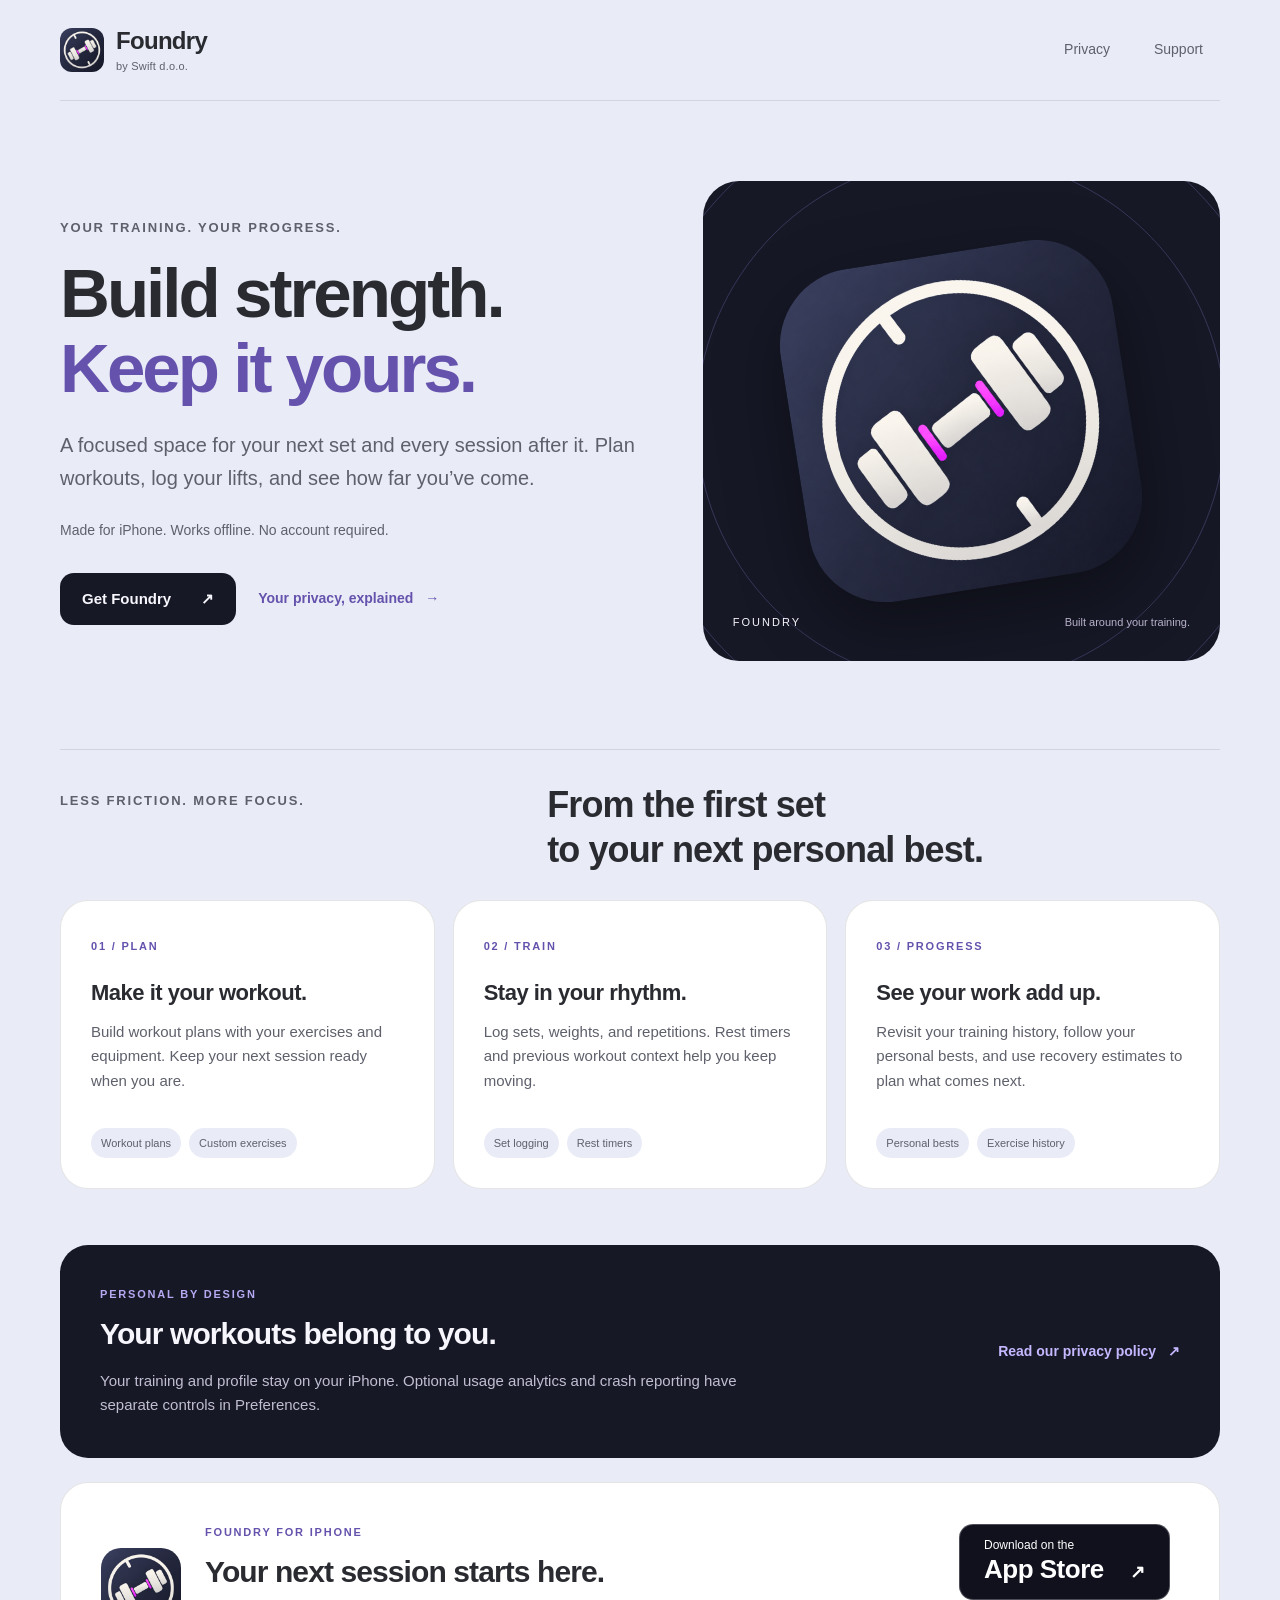
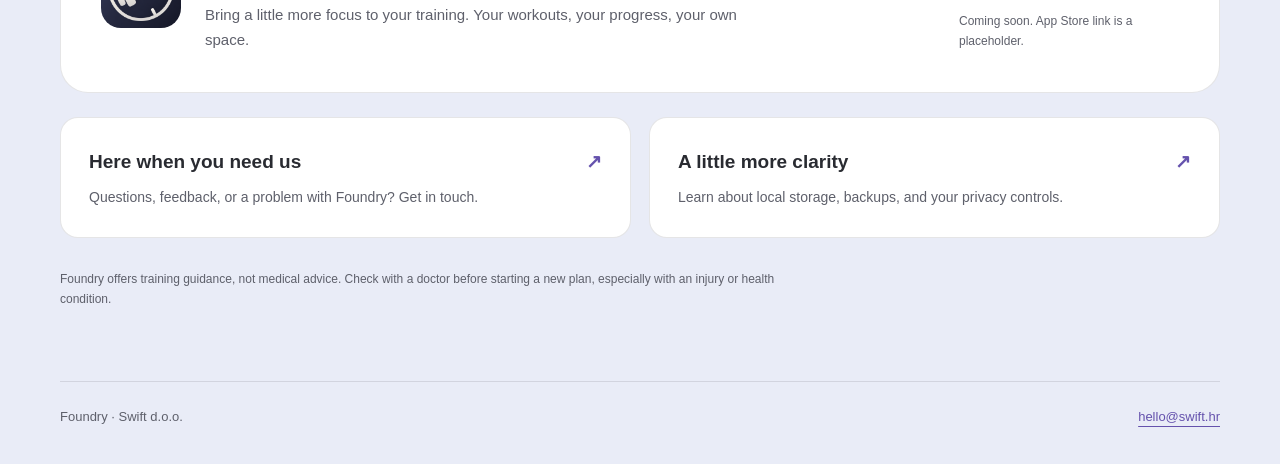
<file: index.html>
<!doctype html>
<html lang="en">
<head>
  <meta charset="utf-8">
  <meta name="viewport" content="width=device-width, initial-scale=1">
  <meta name="description" content="Foundry is a private, offline-first workout tracker for iPhone. Privacy policy and support from Swift d.o.o.">
  <meta name="color-scheme" content="light dark">
  <meta name="theme-color" content="#161826">
  <link rel="icon" type="image/png" href="./assets/foundry-icon.png">
  <title>Private workout tracking · Foundry</title>
  <link rel="stylesheet" href="./styles.css">
</head>
<body>
  <a class="skip" href="#main">Skip to content</a>
  <header><a class="brand" href="./"><img src="./assets/foundry-icon.png" width="44" height="44" alt=""><span class="brand-name">Foundry<small>by Swift d.o.o.</small></span></a>
    <nav aria-label="Main"><a href="./privacy/">Privacy</a><a href="./support/">Support</a></nav>
  </header>
  <main id="main" class="home">
    <section class="hero" aria-labelledby="hero-title">
      <div class="hero-copy">
        <p class="eyebrow">Your training. Your progress.</p>
        <h1 id="hero-title">Build strength.<br><span>Keep it yours.</span></h1>
        <p class="lead">A focused space for your next set and every session after it. Plan workouts, log your lifts, and see how far you’ve come.</p>
        <p class="hero-note">Made for iPhone. Works offline. No account required.</p>
        <div class="actions"><a class="button" href="#download">Get Foundry <span aria-hidden="true">↗</span></a><a class="text-link" href="privacy/">Your privacy, explained <span aria-hidden="true">→</span></a></div>
      </div>
      <div class="brand-art" aria-hidden="true"><div class="orbit orbit-one"></div><div class="orbit orbit-two"></div><img src="assets/foundry-icon.png" width="320" height="320" alt=""><div class="art-caption">FOUNDRY <span>Built around your training.</span></div></div>
    </section>
    <section class="features" aria-labelledby="features-title">
      <div class="section-heading"><p class="eyebrow">Less friction. More focus.</p><h2 id="features-title">From the first set<br>to your next personal best.</h2></div>
      <div class="feature-grid">
        <article class="feature"><span class="feature-number">01 / PLAN</span><h3>Make it your workout.</h3><p>Build workout plans with your exercises and equipment. Keep your next session ready when you are.</p><div class="feature-detail"><span>Workout plans</span><span>Custom exercises</span></div></article>
        <article class="feature"><span class="feature-number">02 / TRAIN</span><h3>Stay in your rhythm.</h3><p>Log sets, weights, and repetitions. Rest timers and previous workout context help you keep moving.</p><div class="feature-detail"><span>Set logging</span><span>Rest timers</span></div></article>
        <article class="feature"><span class="feature-number">03 / PROGRESS</span><h3>See your work add up.</h3><p>Revisit your training history, follow your personal bests, and use recovery estimates to plan what comes next.</p><div class="feature-detail"><span>Personal bests</span><span>Exercise history</span></div></article>
      </div>
    </section>
    <section class="privacy-band" aria-labelledby="privacy-title"><div><p class="eyebrow">Personal by design</p><h2 id="privacy-title">Your workouts belong to you.</h2><p>Your training and profile stay on your iPhone. Optional usage analytics and crash reporting have separate controls in Preferences.</p></div><a class="text-link" href="privacy/">Read our privacy policy <span aria-hidden="true">↗</span></a></section>
    <section id="download" class="download-section" aria-labelledby="download-title">
      <div class="download-intro">
        <img src="assets/foundry-icon.png" width="80" height="80" alt="">
        <div><p class="eyebrow">Foundry for iPhone</p><h2 id="download-title">Your next session starts here.</h2><p>Bring a little more focus to your training. Your workouts, your progress, your own space.</p></div>
      </div>
      <div class="download-action">
        <!-- APP_STORE_URL: Replace this temporary App Store homepage URL with Foundry’s product URL at launch. -->
        <a class="store-link" href="https://apps.apple.com/" aria-describedby="download-status"><span>Download on the</span><strong>App Store <span aria-hidden="true">↗</span></strong></a>
        <p id="download-status">Coming soon. App Store link is a placeholder.</p>
      </div>
    </section>
    <div class="links"><a href="support/"><strong>Here when you need us <span aria-hidden="true">↗</span></strong><span>Questions, feedback, or a problem with Foundry? Get in touch.</span></a><a href="privacy/"><strong>A little more clarity <span aria-hidden="true">↗</span></strong><span>Learn about local storage, backups, and your privacy controls.</span></a></div>
    <p class="meta health-note">Foundry offers training guidance, not medical advice. Check with a doctor before starting a new plan, especially with an injury or health condition.</p>
  </main>
  <footer><span>Foundry · Swift d.o.o.</span><a href="mailto:hello@swift.hr">hello@swift.hr</a></footer>
</body>
</html>
</file>
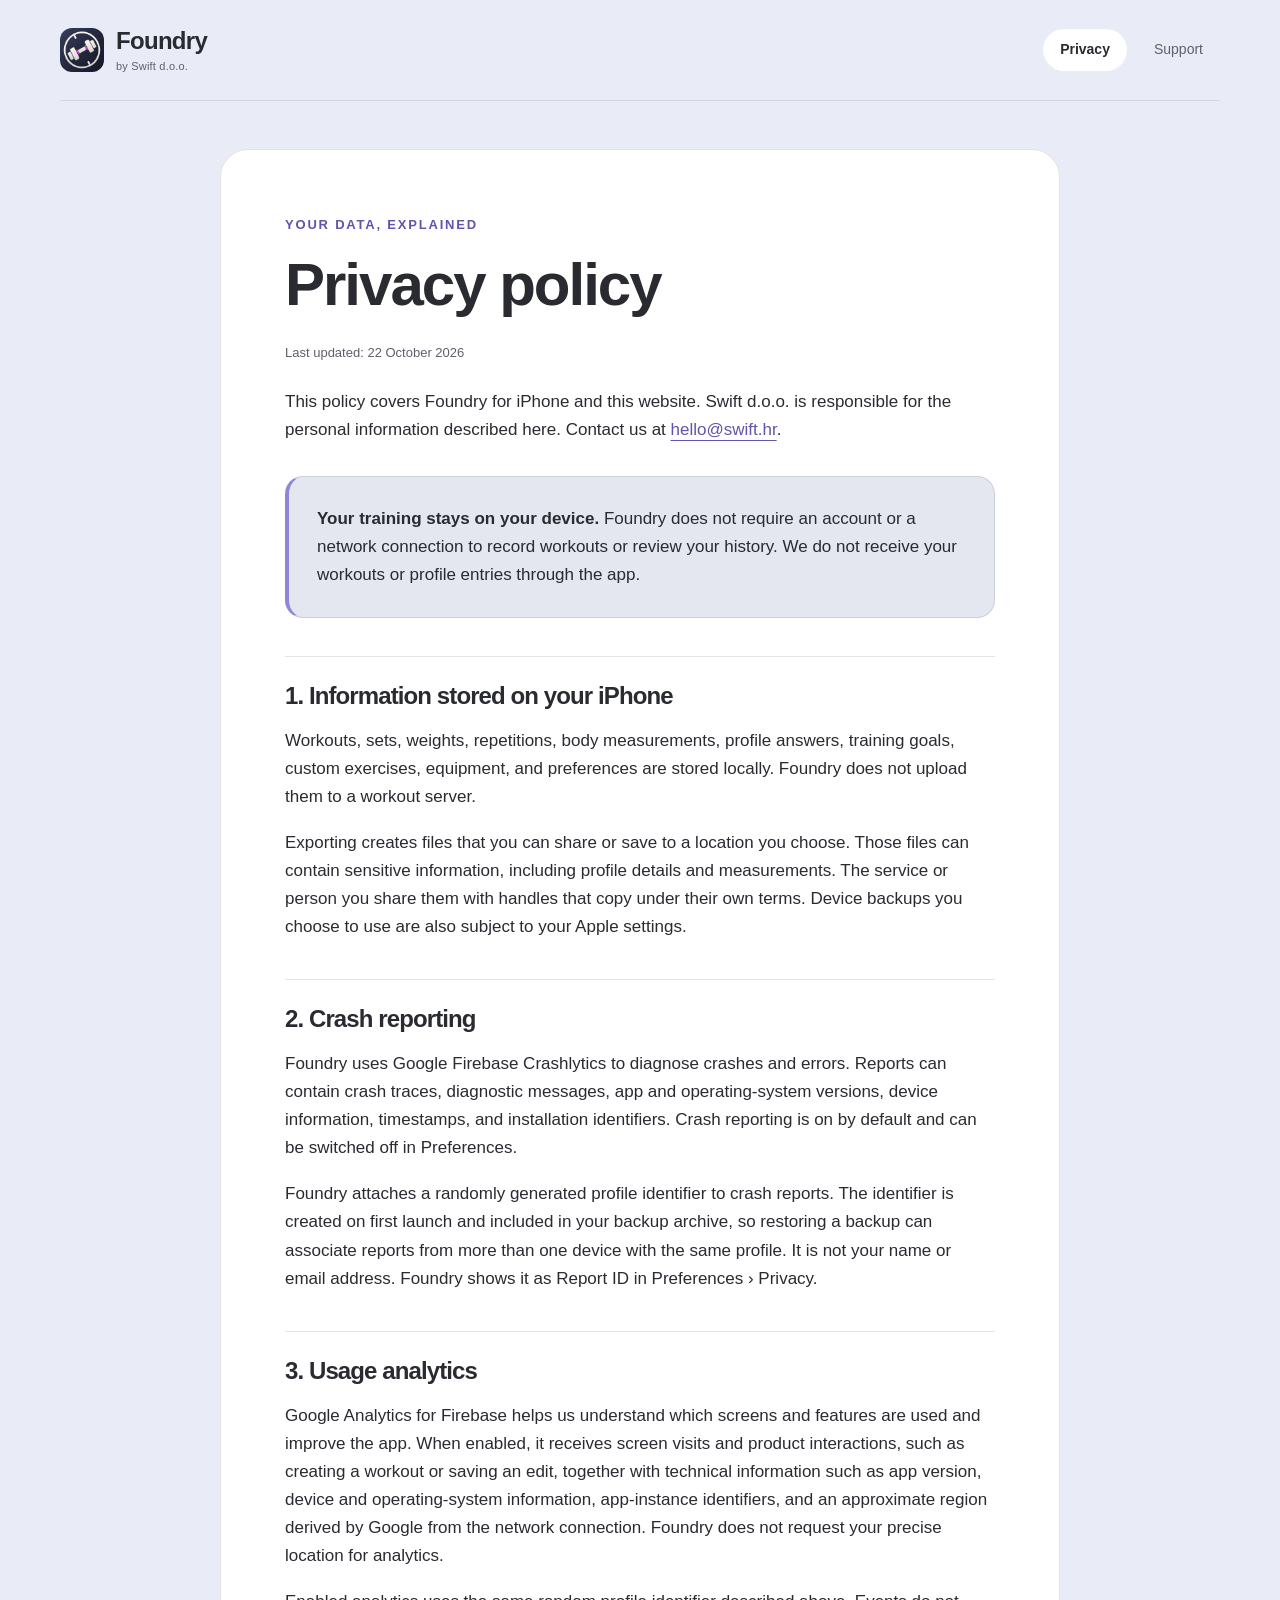
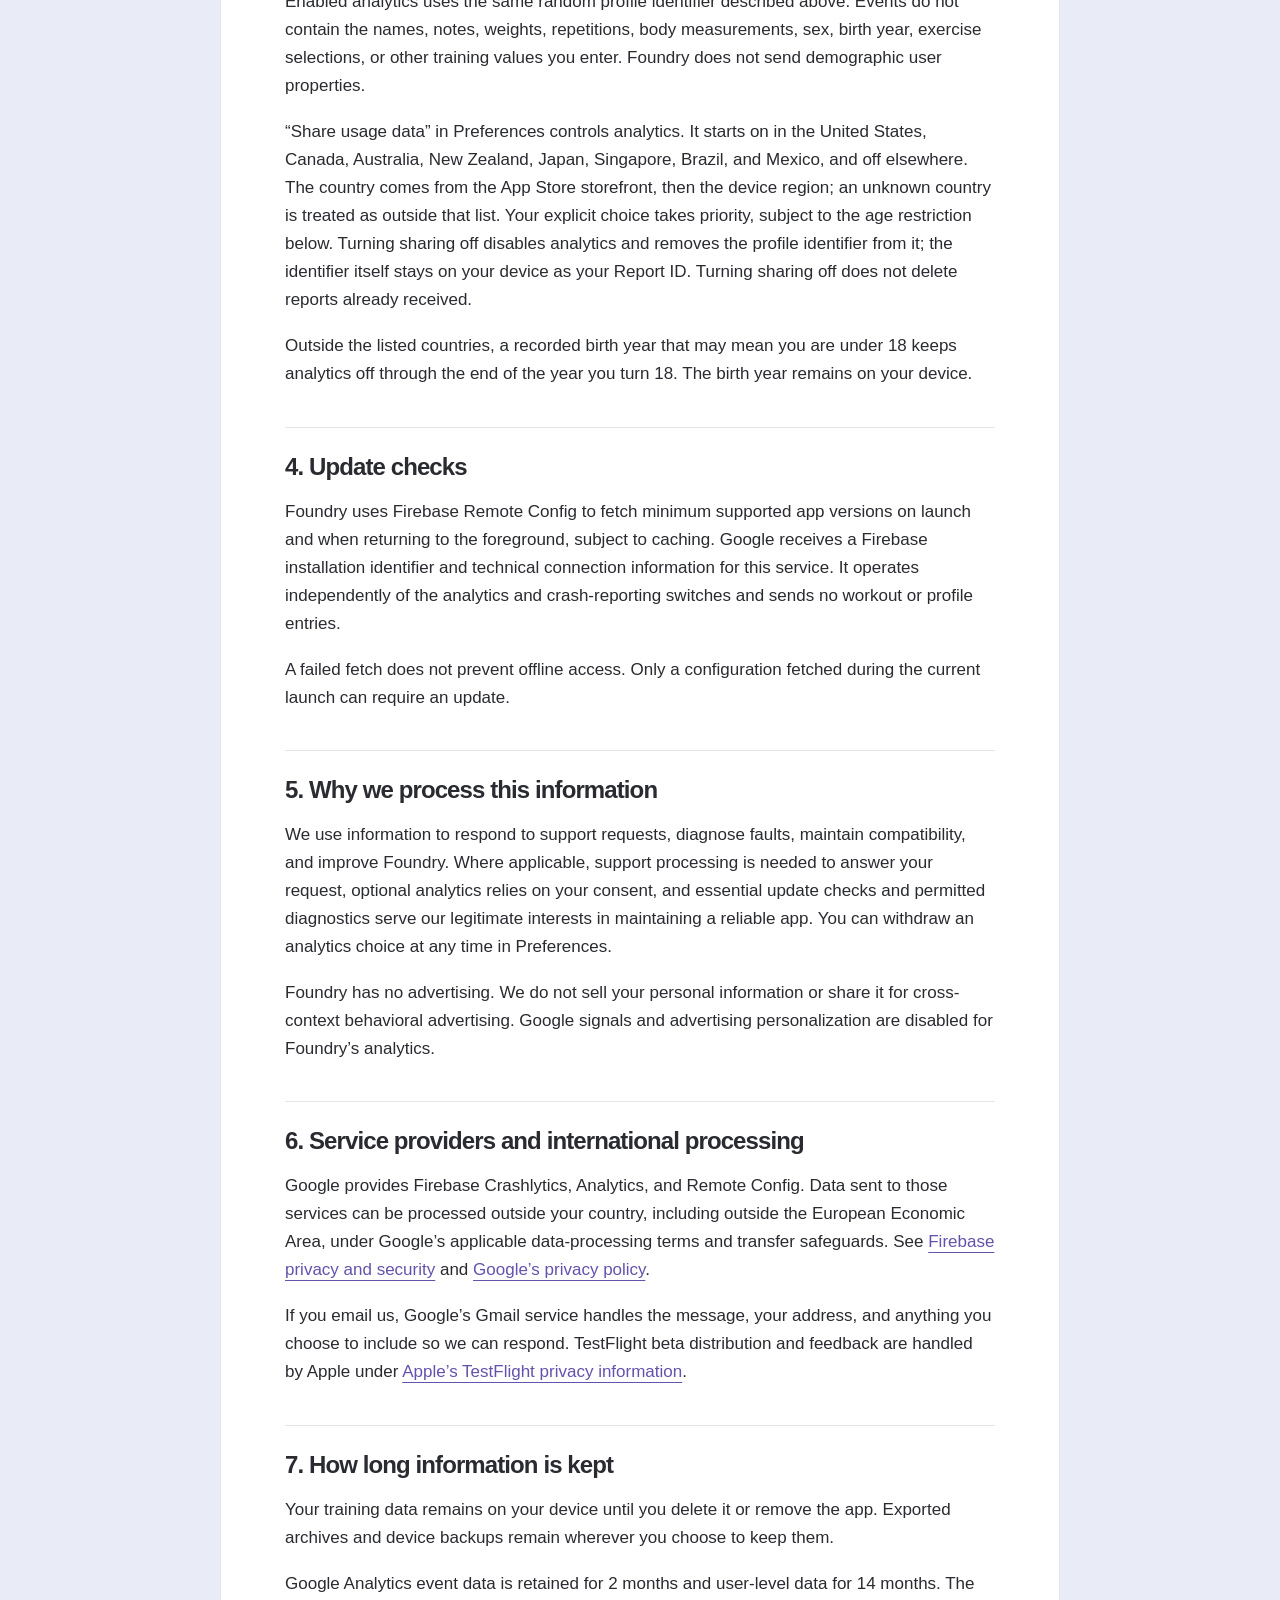
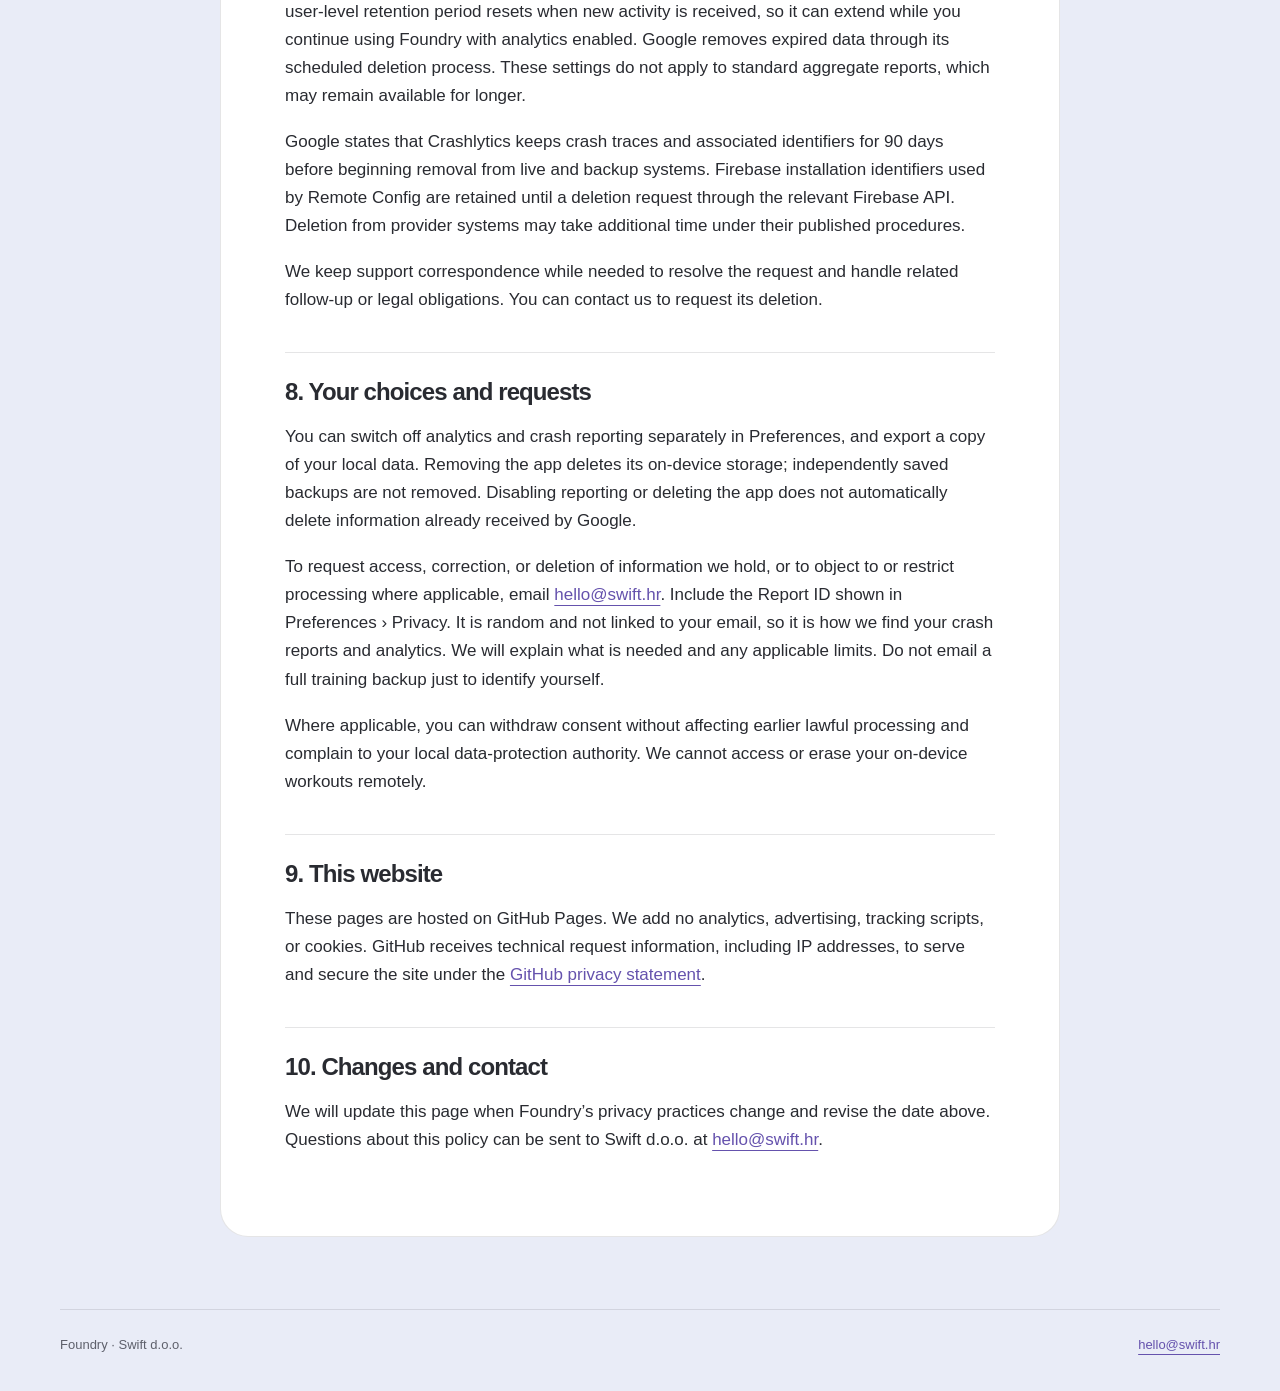
<file: privacy/index.html>
<!doctype html>
<html lang="en">
<head>
  <meta charset="utf-8">
  <meta name="viewport" content="width=device-width, initial-scale=1">
  <meta name="description" content="How Swift d.o.o. handles information in Foundry, including local workout storage, Firebase diagnostics, usage analytics, and privacy controls.">
  <meta name="color-scheme" content="light dark">
  <meta name="theme-color" content="#161826">
  <link rel="icon" type="image/png" href="../assets/foundry-icon.png">
  <title>Privacy policy · Foundry</title>
  <link rel="stylesheet" href="../styles.css">
</head>
<body>
  <a class="skip" href="#main">Skip to content</a>
  <header><a class="brand" href="../"><img src="../assets/foundry-icon.png" width="44" height="44" alt=""><span class="brand-name">Foundry<small>by Swift d.o.o.</small></span></a>
    <nav aria-label="Main"><a href="../privacy/" aria-current="page">Privacy</a><a href="../support/">Support</a></nav>
  </header>
  <main id="main" class="document">
    <p class="eyebrow">Your data, explained</p>
    <h1>Privacy policy</h1>
    <p class="meta">Last updated: 22 October 2026</p>
    <p>This policy covers Foundry for iPhone and this website. Swift d.o.o. is responsible for the personal information described here. Contact us at <a href="mailto:hello@swift.hr">hello@swift.hr</a>.</p>
    <div class="callout"><p><strong>Your training stays on your device.</strong> Foundry does not require an account or a network connection to record workouts or review your history. We do not receive your workouts or profile entries through the app.</p></div>
    <h2>1. Information stored on your iPhone</h2>
    <p>Workouts, sets, weights, repetitions, body measurements, profile answers, training goals, custom exercises, equipment, and preferences are stored locally. Foundry does not upload them to a workout server.</p>
    <p>Exporting creates files that you can share or save to a location you choose. Those files can contain sensitive information, including profile details and measurements. The service or person you share them with handles that copy under their own terms. Device backups you choose to use are also subject to your Apple settings.</p>
    <h2>2. Crash reporting</h2>
    <p>Foundry uses Google Firebase Crashlytics to diagnose crashes and errors. Reports can contain crash traces, diagnostic messages, app and operating-system versions, device information, timestamps, and installation identifiers. Crash reporting is on by default and can be switched off in Preferences.</p>
    <p>Foundry attaches a randomly generated profile identifier to crash reports. The identifier is created on first launch and included in your backup archive, so restoring a backup can associate reports from more than one device with the same profile. It is not your name or email address. Foundry shows it as Report ID in Preferences › Privacy.</p>
    <h2>3. Usage analytics</h2>
    <p>Google Analytics for Firebase helps us understand which screens and features are used and improve the app. When enabled, it receives screen visits and product interactions, such as creating a workout or saving an edit, together with technical information such as app version, device and operating-system information, app-instance identifiers, and an approximate region derived by Google from the network connection. Foundry does not request your precise location for analytics.</p>
    <p>Enabled analytics uses the same random profile identifier described above. Events do not contain the names, notes, weights, repetitions, body measurements, sex, birth year, exercise selections, or other training values you enter. Foundry does not send demographic user properties.</p>
    <p>“Share usage data” in Preferences controls analytics. It starts on in the United States, Canada, Australia, New Zealand, Japan, Singapore, Brazil, and Mexico, and off elsewhere. The country comes from the App Store storefront, then the device region; an unknown country is treated as outside that list. Your explicit choice takes priority, subject to the age restriction below. Turning sharing off disables analytics and removes the profile identifier from it; the identifier itself stays on your device as your Report ID. Turning sharing off does not delete reports already received.</p>
    <p>Outside the listed countries, a recorded birth year that may mean you are under 18 keeps analytics off through the end of the year you turn 18. The birth year remains on your device.</p>
    <h2>4. Update checks</h2>
    <p>Foundry uses Firebase Remote Config to fetch minimum supported app versions on launch and when returning to the foreground, subject to caching. Google receives a Firebase installation identifier and technical connection information for this service. It operates independently of the analytics and crash-reporting switches and sends no workout or profile entries.</p>
    <p>A failed fetch does not prevent offline access. Only a configuration fetched during the current launch can require an update.</p>
    <h2>5. Why we process this information</h2>
    <p>We use information to respond to support requests, diagnose faults, maintain compatibility, and improve Foundry. Where applicable, support processing is needed to answer your request, optional analytics relies on your consent, and essential update checks and permitted diagnostics serve our legitimate interests in maintaining a reliable app. You can withdraw an analytics choice at any time in Preferences.</p>
    <p>Foundry has no advertising. We do not sell your personal information or share it for cross-context behavioral advertising. Google signals and advertising personalization are disabled for Foundry’s analytics.</p>
    <h2>6. Service providers and international processing</h2>
    <p>Google provides Firebase Crashlytics, Analytics, and Remote Config. Data sent to those services can be processed outside your country, including outside the European Economic Area, under Google’s applicable data-processing terms and transfer safeguards. See <a href="https://firebase.google.com/support/privacy/">Firebase privacy and security</a> and <a href="https://policies.google.com/privacy">Google’s privacy policy</a>.</p>
    <p>If you email us, Google’s Gmail service handles the message, your address, and anything you choose to include so we can respond. TestFlight beta distribution and feedback are handled by Apple under <a href="https://www.apple.com/legal/privacy/data/en/test-flight/">Apple’s TestFlight privacy information</a>.</p>
    <h2>7. How long information is kept</h2>
    <p>Your training data remains on your device until you delete it or remove the app. Exported archives and device backups remain wherever you choose to keep them.</p>
    <p>Google Analytics event data is retained for 2 months and user-level data for 14 months. The user-level retention period resets when new activity is received, so it can extend while you continue using Foundry with analytics enabled. Google removes expired data through its scheduled deletion process. These settings do not apply to standard aggregate reports, which may remain available for longer.</p>
    <p>Google states that Crashlytics keeps crash traces and associated identifiers for 90 days before beginning removal from live and backup systems. Firebase installation identifiers used by Remote Config are retained until a deletion request through the relevant Firebase API. Deletion from provider systems may take additional time under their published procedures.</p>
    <p>We keep support correspondence while needed to resolve the request and handle related follow-up or legal obligations. You can contact us to request its deletion.</p>
    <h2>8. Your choices and requests</h2>
    <p>You can switch off analytics and crash reporting separately in Preferences, and export a copy of your local data. Removing the app deletes its on-device storage; independently saved backups are not removed. Disabling reporting or deleting the app does not automatically delete information already received by Google.</p>
    <p>To request access, correction, or deletion of information we hold, or to object to or restrict processing where applicable, email <a href="mailto:hello@swift.hr">hello@swift.hr</a>. Include the Report ID shown in Preferences › Privacy. It is random and not linked to your email, so it is how we find your crash reports and analytics. We will explain what is needed and any applicable limits. Do not email a full training backup just to identify yourself.</p>
    <p>Where applicable, you can withdraw consent without affecting earlier lawful processing and complain to your local data-protection authority. We cannot access or erase your on-device workouts remotely.</p>
    <h2>9. This website</h2>
    <p>These pages are hosted on GitHub Pages. We add no analytics, advertising, tracking scripts, or cookies. GitHub receives technical request information, including IP addresses, to serve and secure the site under the <a href="https://docs.github.com/en/site-policy/privacy-policies/github-general-privacy-statement">GitHub privacy statement</a>.</p>
    <h2>10. Changes and contact</h2>
    <p>We will update this page when Foundry’s privacy practices change and revise the date above. Questions about this policy can be sent to Swift d.o.o. at <a href="mailto:hello@swift.hr">hello@swift.hr</a>.</p>
</main>
  <footer><span>Foundry · Swift d.o.o.</span><a href="mailto:hello@swift.hr">hello@swift.hr</a></footer>
</body>
</html>
</file>
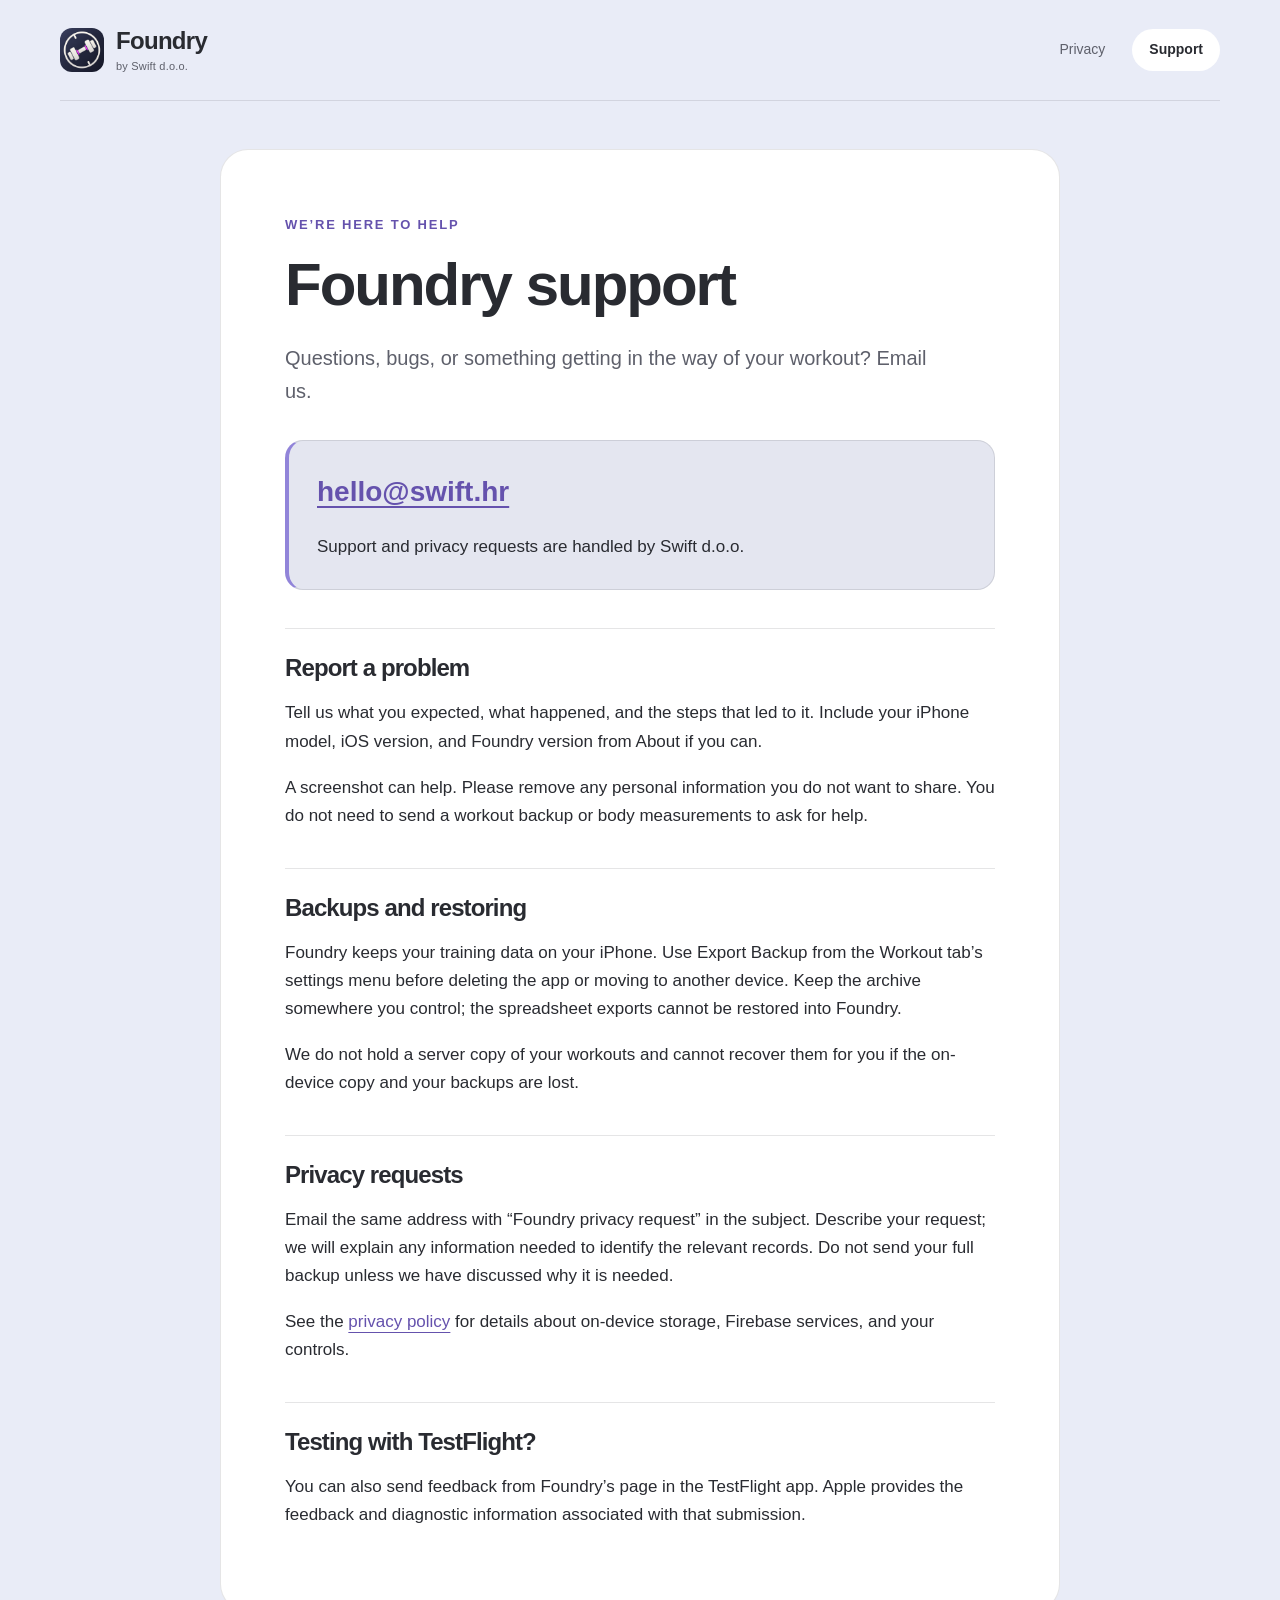
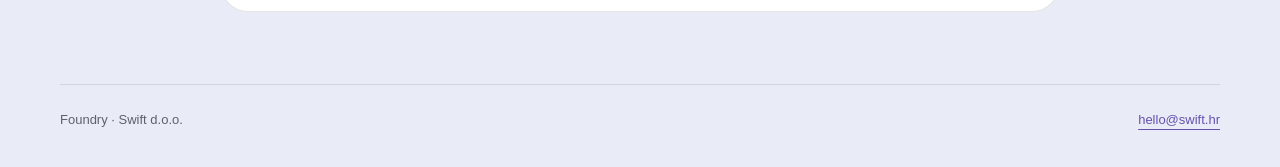
<file: support/index.html>
<!doctype html>
<html lang="en">
<head>
  <meta charset="utf-8">
  <meta name="viewport" content="width=device-width, initial-scale=1">
  <meta name="description" content="Contact Swift d.o.o. for Foundry support, problem reports, and privacy requests.">
  <meta name="color-scheme" content="light dark">
  <meta name="theme-color" content="#161826">
  <link rel="icon" type="image/png" href="../assets/foundry-icon.png">
  <title>Support · Foundry</title>
  <link rel="stylesheet" href="../styles.css">
</head>
<body>
  <a class="skip" href="#main">Skip to content</a>
  <header><a class="brand" href="../"><img src="../assets/foundry-icon.png" width="44" height="44" alt=""><span class="brand-name">Foundry<small>by Swift d.o.o.</small></span></a>
    <nav aria-label="Main"><a href="../privacy/">Privacy</a><a href="../support/" aria-current="page">Support</a></nav>
  </header>
  <main id="main" class="document">
    <p class="eyebrow">We’re here to help</p>
    <h1>Foundry support</h1>
    <p class="lead">Questions, bugs, or something getting in the way of your workout? Email us.</p>
    <div class="callout"><p><a href="mailto:hello@swift.hr">hello@swift.hr</a></p><p>Support and privacy requests are handled by Swift d.o.o.</p></div>
    <h2>Report a problem</h2>
    <p>Tell us what you expected, what happened, and the steps that led to it. Include your iPhone model, iOS version, and Foundry version from About if you can.</p>
    <p>A screenshot can help. Please remove any personal information you do not want to share. You do not need to send a workout backup or body measurements to ask for help.</p>
    <h2>Backups and restoring</h2>
    <p>Foundry keeps your training data on your iPhone. Use Export Backup from the Workout tab’s settings menu before deleting the app or moving to another device. Keep the archive somewhere you control; the spreadsheet exports cannot be restored into Foundry.</p>
    <p>We do not hold a server copy of your workouts and cannot recover them for you if the on-device copy and your backups are lost.</p>
    <h2>Privacy requests</h2>
    <p>Email the same address with “Foundry privacy request” in the subject. Describe your request; we will explain any information needed to identify the relevant records. Do not send your full backup unless we have discussed why it is needed.</p>
    <p>See the <a href="../privacy/">privacy policy</a> for details about on-device storage, Firebase services, and your controls.</p>
    <h2>Testing with TestFlight?</h2>
    <p>You can also send feedback from Foundry’s page in the TestFlight app. Apple provides the feedback and diagnostic information associated with that submission.</p>
</main>
  <footer><span>Foundry · Swift d.o.o.</span><a href="mailto:hello@swift.hr">hello@swift.hr</a></footer>
</body>
</html>
</file>
<file: styles.css>
/* Created by Dino Catalinac. Foundry app palette and system typography. */
:root{color-scheme:light dark;--bg:#e9ecf7;--text:#292b31;--muted:#5e606b;--line:#292b311f;--accent:#9184d9;--link:#6552ad;--card:#fff;--surface:#e4e6f0;--ink:#161826;--on-ink:#f7f6fc}
*{box-sizing:border-box}body{margin:0;background:var(--bg);color:var(--text);font-family:-apple-system,BlinkMacSystemFont,"Segoe UI",sans-serif;font-size:17px;line-height:1.65;-webkit-font-smoothing:antialiased}header,main,footer{width:min(100% - 80px,1160px);margin-inline:auto}header{display:flex;justify-content:space-between;align-items:center;gap:24px;padding-block:28px;border-bottom:1px solid var(--line)}a{color:var(--link);text-underline-offset:5px;overflow-wrap:anywhere}a:hover{text-decoration-thickness:2px}a:focus-visible{outline:3px solid var(--link);outline-offset:5px;border-radius:4px}.brand{display:flex;align-items:center;gap:12px;color:var(--text);text-decoration:none}.brand img{border-radius:12px}.brand-name{font-size:24px;font-weight:650;letter-spacing:-.7px;line-height:1.1}.brand small{display:block;color:var(--muted);font-size:11px;font-weight:400;letter-spacing:.2px;margin-top:5px}nav{display:flex;gap:10px;font-size:14px}nav a{padding:9px 17px;border-radius:99px;color:var(--muted);text-decoration:none}nav a:hover,nav [aria-current]{background:var(--card);color:var(--text)}nav [aria-current]{font-weight:600}main{padding-block:64px 72px}h1,h2,h3{font-weight:600}h1{font-size:clamp(40px,5vw,60px);line-height:1.08;letter-spacing:-2px;margin:0 0 24px}h2{font-size:30px;line-height:1.25;letter-spacing:-.9px;margin:38px 0 16px}h3{font-size:22px;line-height:1.3;letter-spacing:-.5px;margin:20px 0 12px}p{margin:0 0 18px}li{margin-block:8px}ul,ol{padding-left:24px}.lead{font-size:20px;line-height:1.65;max-width:650px;color:var(--muted)}.eyebrow,.meta{color:var(--muted);font-size:13px}.eyebrow{font-weight:600;letter-spacing:1.8px;text-transform:uppercase;margin-bottom:18px}.callout{background:var(--surface);border:1px solid var(--line);border-left:4px solid var(--accent);border-radius:18px;padding:28px;margin-block:32px}.callout p:last-child{margin-bottom:0}.callout a{font-size:clamp(20px,4vw,28px);font-weight:600}.document{max-width:840px;background:var(--card);border:1px solid var(--line);border-radius:28px;padding:clamp(24px,5vw,64px);margin-block:48px 72px}.document h2{padding-top:24px;border-top:1px solid var(--line);font-size:24px}.document .eyebrow{color:var(--link)}.document .meta{margin-bottom:24px}.home{padding-top:0}.hero{display:grid;grid-template-columns:1.15fr 1fr;gap:48px;align-items:center;padding:80px 0 88px}.hero h1{font-size:clamp(46px,5.4vw,74px);letter-spacing:-3px}.hero h1 span{color:var(--link)}.hero-note{font-size:14px;color:var(--muted);margin:24px 0 30px}.actions{display:flex;align-items:center;flex-wrap:wrap;gap:22px}.button{display:inline-flex;gap:30px;align-items:center;background:var(--ink);color:var(--on-ink);padding:14px 22px;border-radius:14px;font-size:15px;font-weight:600;text-decoration:none}.button:hover{background:#34304a}.text-link{font-size:14px;font-weight:600;text-decoration:none}.text-link span{margin-left:8px}.brand-art{position:relative;display:flex;min-height:480px;align-items:center;justify-content:center;background:var(--ink);border-radius:36px;overflow:hidden;isolation:isolate}.brand-art>img{position:relative;width:65%;height:auto;border-radius:23%;box-shadow:0 25px 70px #0006;transform:rotate(-9deg)}.orbit{position:absolute;border:1px solid #9184d947;border-radius:50%;width:530px;height:530px}.orbit-two{width:660px;height:660px}.art-caption{position:absolute;bottom:30px;left:30px;right:30px;display:flex;justify-content:space-between;gap:20px;color:#f7f6fc;font-size:11px;letter-spacing:2px}.art-caption span{color:#b8b2cc;letter-spacing:0}.section-heading{display:flex;justify-content:space-between;align-items:start;gap:32px;padding-top:32px;border-top:1px solid var(--line);margin-bottom:28px}.section-heading h2{margin:0;width:58%;font-size:36px}.section-heading .eyebrow{padding-top:8px}.feature-grid{display:grid;grid-template-columns:repeat(3,1fr);gap:18px}.feature{background:var(--card);border-radius:28px;padding:30px;border:1px solid var(--line)}.feature-number{color:var(--link);font-size:11px;letter-spacing:1.8px;font-weight:600}.feature p{color:var(--muted);font-size:15px}.feature-detail{display:flex;flex-wrap:wrap;gap:8px;padding-top:16px}.feature-detail span{background:var(--bg);color:var(--muted);font-size:11px;padding:6px 10px;border-radius:99px}.privacy-band{display:flex;align-items:center;justify-content:space-between;gap:40px;background:var(--ink);color:var(--on-ink);border-radius:28px;padding:40px;margin:56px 0 24px}.privacy-band>div{max-width:660px}.privacy-band h2{margin-top:0}.privacy-band p{color:#c1bed2;font-size:15px;margin-bottom:0}.privacy-band .eyebrow{color:#b6a9f1;font-size:11px;margin-bottom:12px}.privacy-band a{color:#c5b8ff;flex-shrink:0}.links{display:grid;grid-template-columns:1fr 1fr;gap:18px}.links a{padding:28px;background:var(--card);border:1px solid var(--line);border-radius:18px;text-decoration:none;color:var(--text)}.links a:hover{border-color:var(--accent)}.links strong{display:flex;justify-content:space-between;gap:20px;font-size:19px;font-weight:600}.links strong span{color:var(--link)}.links a>span{display:block;color:var(--muted);font-size:14px;margin-top:8px}.health-note{max-width:760px;margin:32px 0 0;font-size:12px}footer{display:flex;justify-content:space-between;gap:14px;flex-wrap:wrap;border-top:1px solid var(--line);padding-block:24px 36px;color:var(--muted);font-size:13px}.skip{position:absolute;left:12px;top:-100px;background:var(--card);padding:8px;z-index:10}.skip:focus{top:8px}
@media(prefers-color-scheme:dark){:root{--bg:#161826;--text:#fff;--muted:#b5b5c1;--line:#ffffff29;--link:#b8aaf0;--card:#212335;--surface:#292b40;--ink:#10111d}.hero h1 span{color:var(--accent)}.button{background:var(--accent);color:#161826}.button:hover{background:#b8aaf0}}
@media(max-width:900px){header,main,footer{width:calc(100% - 48px)}.hero{gap:28px;padding-block:56px}.brand-art{min-height:390px}.hero h1{font-size:54px}.feature{padding:24px}.feature-grid{gap:12px}.privacy-band{align-items:start;flex-direction:column;gap:20px}}
@media(max-width:640px){header,main,footer{width:calc(100% - 36px)}header{padding-block:20px;gap:12px}.brand-name{font-size:21px}.brand img{width:38px;height:38px}nav{gap:0}nav a{padding:8px 11px;font-size:13px}.hero{grid-template-columns:1fr;padding-block:42px;gap:32px}.hero h1{font-size:56px;letter-spacing:-2.5px}.lead{font-size:18px}.brand-art{min-height:360px}.brand-art>img{width:56%;max-width:270px}.section-heading{display:block}.section-heading h2{width:auto;font-size:30px}.feature-grid,.links{grid-template-columns:1fr}.feature{padding:28px}.feature-detail{padding-top:4px}.privacy-band{padding:28px;margin-top:32px}.privacy-band h2{font-size:28px}.document{margin-block:28px 40px;padding:26px 22px;border-radius:22px}.document h1{font-size:40px}.document h2{font-size:22px}.art-caption{left:24px;right:24px;font-size:10px}.actions{gap:18px}main{padding-bottom:42px}}

/* App Store download section. */
.download-section {
  display: flex;
  align-items: center;
  justify-content: space-between;
  gap: 40px;
  padding: 40px;
  margin: 24px 0;
  background: var(--card);
  border: 1px solid var(--line);
  border-radius: 28px;
  scroll-margin-top: 24px;
}
.download-intro { display: flex; align-items: center; gap: 24px; max-width: 660px; }
.download-intro > img { flex-shrink: 0; border-radius: 20px; }
.download-intro .eyebrow { color: var(--link); font-size: 11px; margin-bottom: 12px; }
.download-intro h2 { margin: 0 0 12px; }
.download-intro p:last-child { color: var(--muted); font-size: 15px; margin: 0; }
.download-action { flex: 0 0 220px; }
.store-link { display: inline-flex; flex-direction: column; padding: 12px 24px; background: #10111d; color: #fff; border: 1px solid #ffffff40; border-radius: 14px; text-decoration: none; }
.store-link:hover { background: #34304a; }
.store-link > span { font-size: 12px; line-height: 1.4; }
.store-link strong { font-size: 26px; font-weight: 600; letter-spacing: -.5px; line-height: 1.3; }
.store-link strong span { font-size: 18px; margin-left: 20px; }
.download-action p { color: var(--muted); font-size: 12px; margin: 12px 0 0; }
@media (max-width: 900px) {
  .download-section { align-items: flex-start; flex-direction: column; gap: 24px; }
  .download-action { flex-basis: auto; }
}
@media (max-width: 640px) {
  .download-section { padding: 28px; }
  .download-intro { align-items: flex-start; flex-direction: column; gap: 20px; }
  .download-intro h2 { font-size: 28px; }
}
</file>
